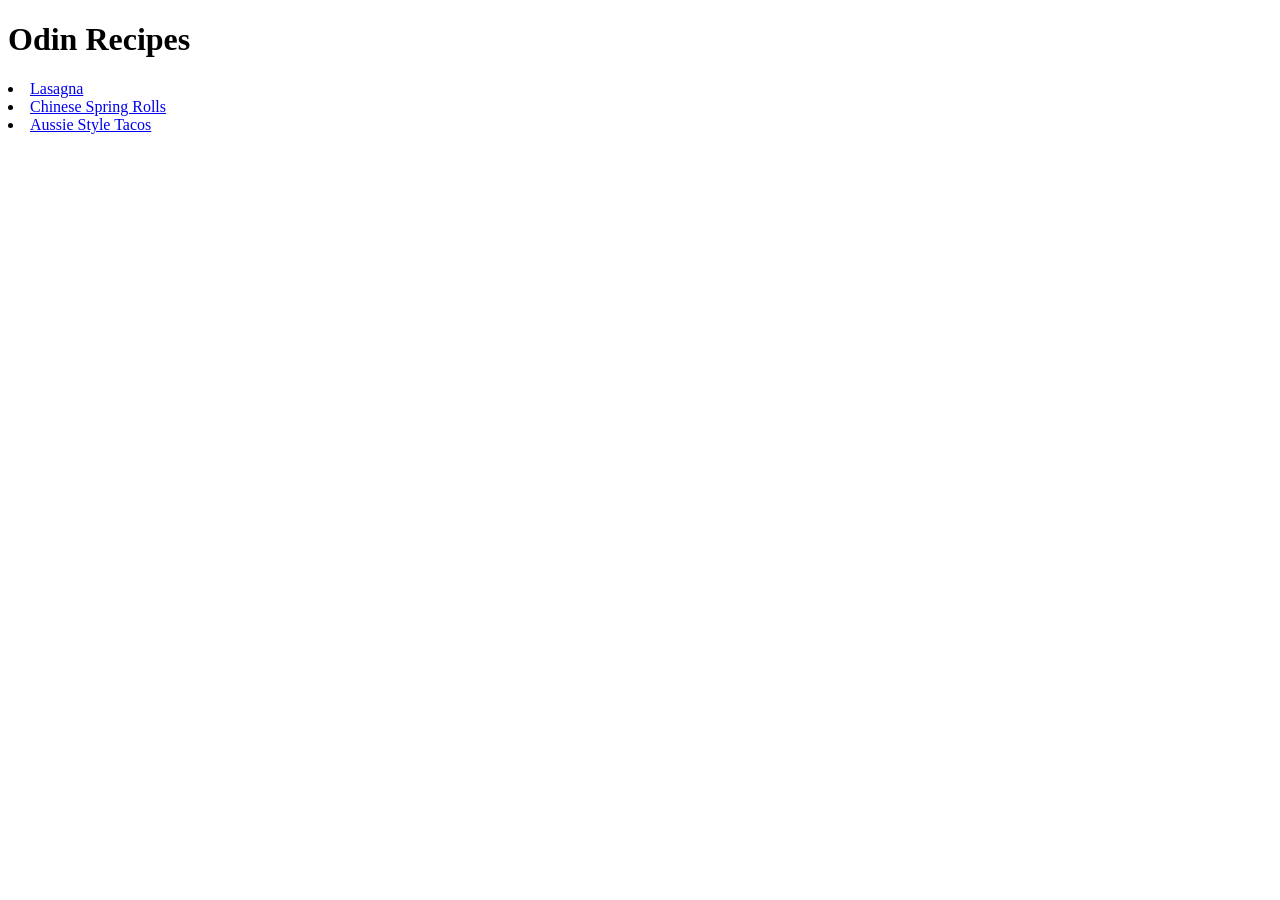
<file: index.html>
<!DOCTYPE html>
<html lang="en">
<head>
    <meta charset="UTF-8">
    <meta name="viewport" content="width=device-width, initial-scale=1.0">
    <title>Recipes</title>
</head>

<body>
    <h1>Odin Recipes</h1>
    <li><a href="./lasagna.html" target="_blank" rel="noopener noreferrer">Lasagna</a></li>
    <li><a href="./springrolls.html" target="_blank" rel="noopener noreferrer">Chinese Spring Rolls</a></li>
    <li><a href="./Aussie Tacos.html" target="_blank" rel="noopener noreferrer">Aussie Style Tacos</a></li>
    </body>
</html>
</file>
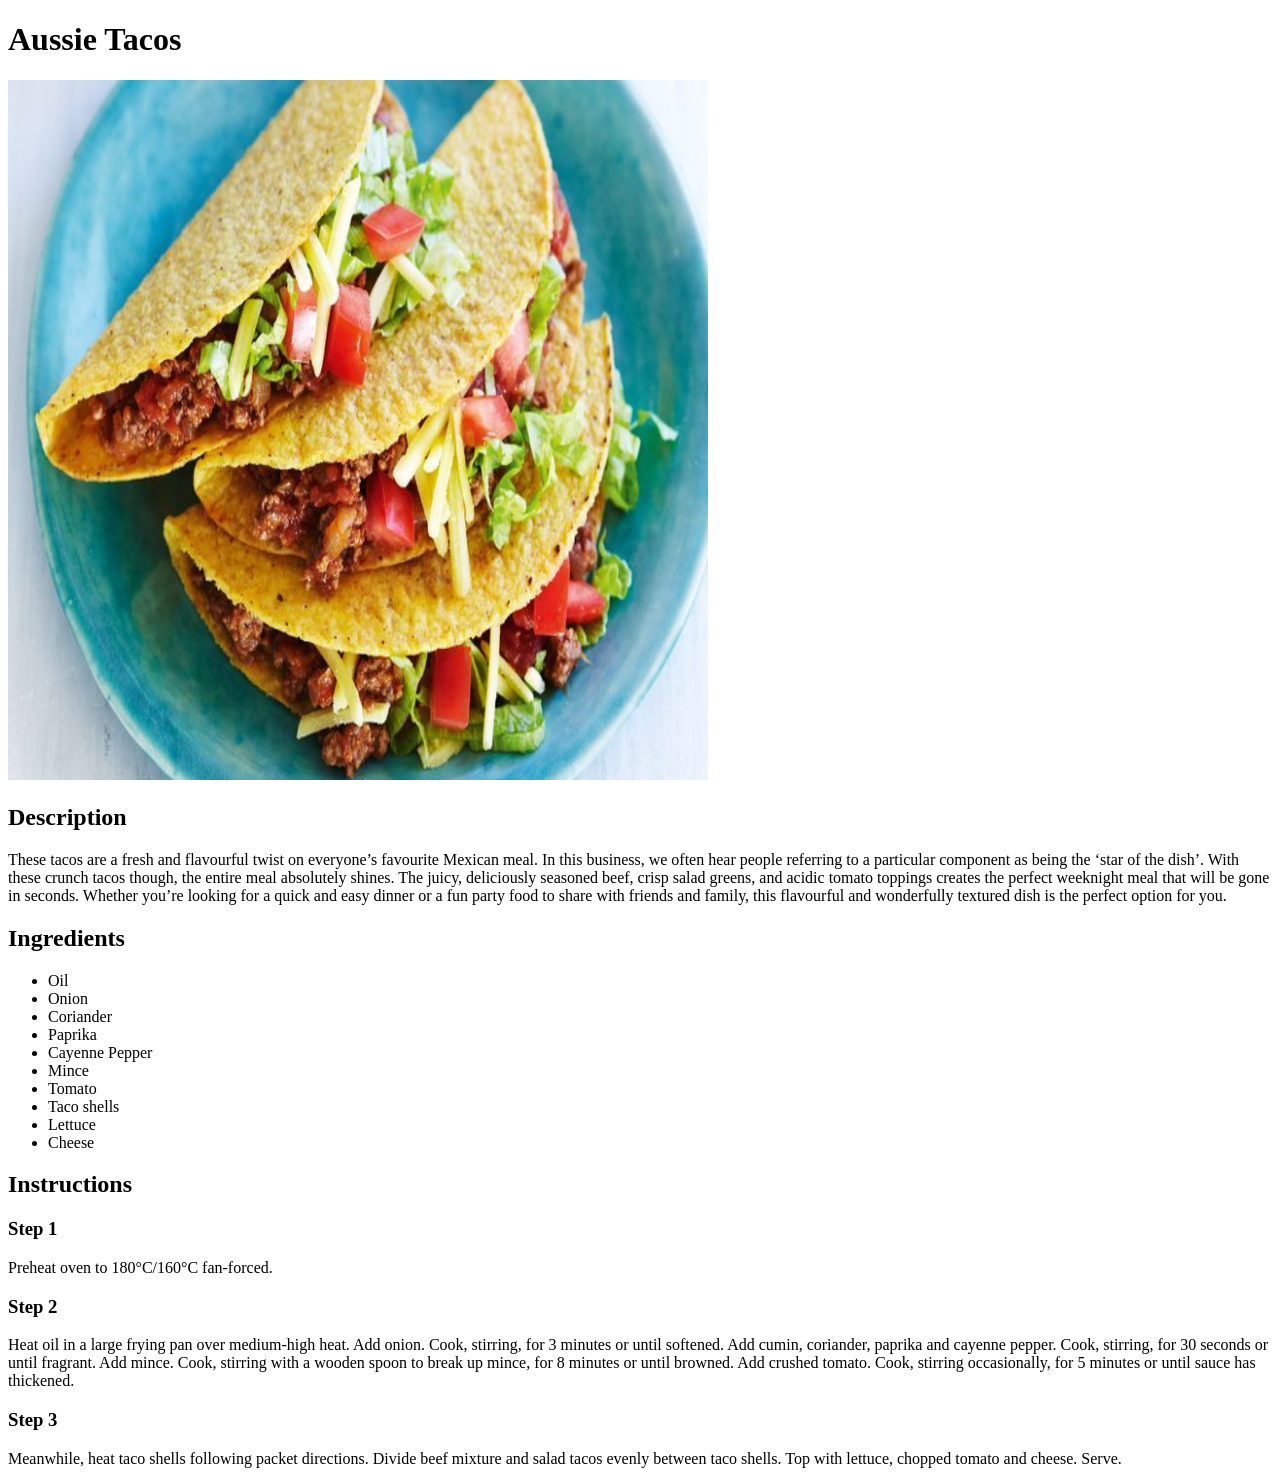
<file: Aussie Tacos.html>
<!DOCTYPE html>
<html lang="en">
<head>
    <meta charset="UTF-8">
    <meta name="viewport" content="width=device-width, initial-scale=1.0">
    <title>Aussie Tacos</title>
</head>
<body>
    <h1>Aussie Tacos</h1>
    <img src="./images/aussie-style-beef-and-salad-tacos.jpeg" alt="Yummy Aussie style beef and salad tacos!" height="700" width="700">

    <!-- Description -->
    <h2>Description</h2>
    <p>These tacos are a fresh and flavourful twist on everyone’s favourite Mexican meal. In this business, we often hear people referring to a particular component as being the ‘star of the dish’.

        With these crunch tacos though, the entire meal absolutely shines. The juicy, deliciously seasoned beef, crisp salad greens, and acidic tomato toppings creates the perfect weeknight meal that will be gone in seconds.
        
        Whether you’re looking for a quick and easy dinner or a fun party food to share with friends and family, this flavourful and wonderfully textured dish is the perfect option for you.</p>

    <!-- Ingredients -->
    <h2>Ingredients</h2>
    <ul>
        <li>Oil</li>
        <li>Onion</li>
        <li>Coriander</li>
        <li>Paprika</li>
        <li>Cayenne Pepper</li>
        <li>Mince</li>
        <li>Tomato</li>
        <li>Taco shells</li>
        <li>Lettuce</li>
        <li>Cheese</li>
        
    </ul>

    <!-- Instructions -->
    <h2>Instructions</h2>

    <h3>Step 1</h3>
    <p>Preheat oven to 180°C/160°C fan-forced.</p>
    
    <h3>Step 2</h3>
    <p>Heat oil in a large frying pan over medium-high heat. Add onion. Cook, stirring, for 3 minutes or until softened. Add cumin, coriander, paprika and cayenne pepper. Cook, stirring, for 30 seconds or until fragrant. Add mince. Cook, stirring with a wooden spoon to break up mince, for 8 minutes or until browned. Add crushed tomato. Cook, stirring occasionally, for 5 minutes or until sauce has thickened.</p>

    <h3>Step 3</h3>
    <p>Meanwhile, heat taco shells following packet directions. Divide beef mixture and salad tacos evenly between taco shells. Top with lettuce, chopped tomato and cheese. Serve.</p>

</body>
</html>
</file>
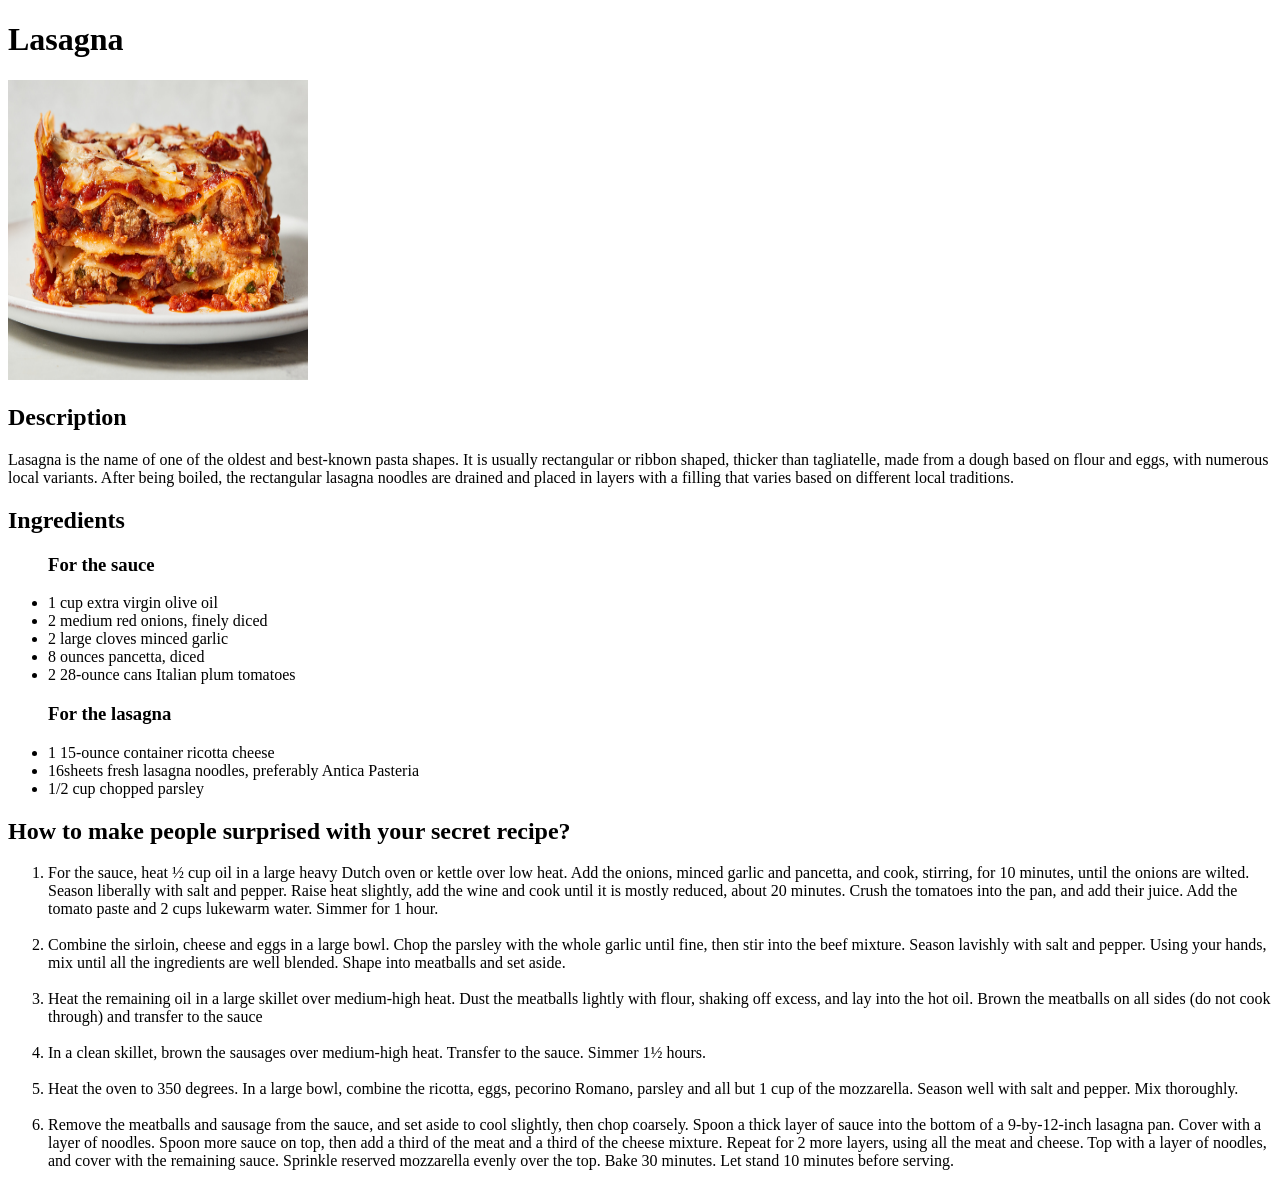
<file: lasagna.html>
<!DOCTYPE html>
<html lang="en">
<head>
    <meta charset="UTF-8">
    <meta name="viewport" content="width=device-width, initial-scale=1.0">
    <title>Lasagna</title>
</head>
<body>
    <h1>Lasagna</h1>
    <img src="./images/Lasagna.jpg" alt="A jumbo size beef Lasagna" height ="300" width ="300">
  
    <!-- Description of Lasagna -->
    <h2>Description</h2>
    <p>Lasagna is the name of one of the oldest and best-known pasta shapes. It is usually rectangular or ribbon shaped, thicker than tagliatelle, made from a dough based on flour and eggs, with numerous local variants. After being boiled, the rectangular lasagna noodles are drained and placed in layers with a filling that varies based on different local traditions. </p>

    <!-- Ingredients -->
    <h2>Ingredients</h2>

    <ul>
        <h3>For the sauce</h3>
        <li>1 cup extra virgin olive oil</li>
        <li>2 medium red onions, finely diced</li>
        <li>2 large cloves minced garlic</li>
        <li>8 ounces pancetta, diced</li>
        <li>2 28-ounce cans Italian plum tomatoes</li>
        
        <h3> For the lasagna</h3>
        <li>1 15-ounce container ricotta cheese</li>
        <li>16sheets fresh lasagna noodles, preferably Antica Pasteria</li>
        <li>1/2 cup chopped parsley</li>
    </ul>

    <!-- Steps -->
    <h2>How to make people surprised with your secret recipe?</h2>

    <ol>
        <li>For the sauce, heat ½ cup oil in a large heavy Dutch oven or kettle over low heat. Add the onions, minced garlic and pancetta, and cook, stirring, for 10 minutes, until the onions are wilted. Season liberally with salt and pepper. Raise heat slightly, add the wine and cook until it is mostly reduced, about 20 minutes. Crush the tomatoes into the pan, and add their juice. Add the tomato paste and 2 cups lukewarm water. Simmer for 1 hour.</li>
        <br>
        <li>Combine the sirloin, cheese and eggs in a large bowl. Chop the parsley with the whole garlic until fine, then stir into the beef mixture. Season lavishly with salt and pepper. Using your hands, mix until all the ingredients are well blended. Shape into meatballs and set aside.</li>
        <br>
        <li>Heat the remaining oil in a large skillet over medium-high heat. Dust the meatballs lightly with flour, shaking off excess, and lay into the hot oil. Brown the meatballs on all sides (do not cook through) and transfer to the sauce</li>
        <br>
        <li>In a clean skillet, brown the sausages over medium-high heat. Transfer to the sauce. Simmer 1½ hours.</li>
        <br>
        <li>Heat the oven to 350 degrees. In a large bowl, combine the ricotta, eggs, pecorino Romano, parsley and all but 1 cup of the mozzarella. Season well with salt and pepper. Mix thoroughly.</li>
        <br>
        <li>Remove the meatballs and sausage from the sauce, and set aside to cool slightly, then chop coarsely. Spoon a thick layer of sauce into the bottom of a 9-by-12-inch lasagna pan. Cover with a layer of noodles. Spoon more sauce on top, then add a third of the meat and a third of the cheese mixture. Repeat for 2 more layers, using all the meat and cheese. Top with a layer of noodles, and cover with the remaining sauce. Sprinkle reserved mozzarella evenly over the top. Bake 30 minutes. Let stand 10 minutes before serving.</li>
    </ol>
</body>
</html>
</file>
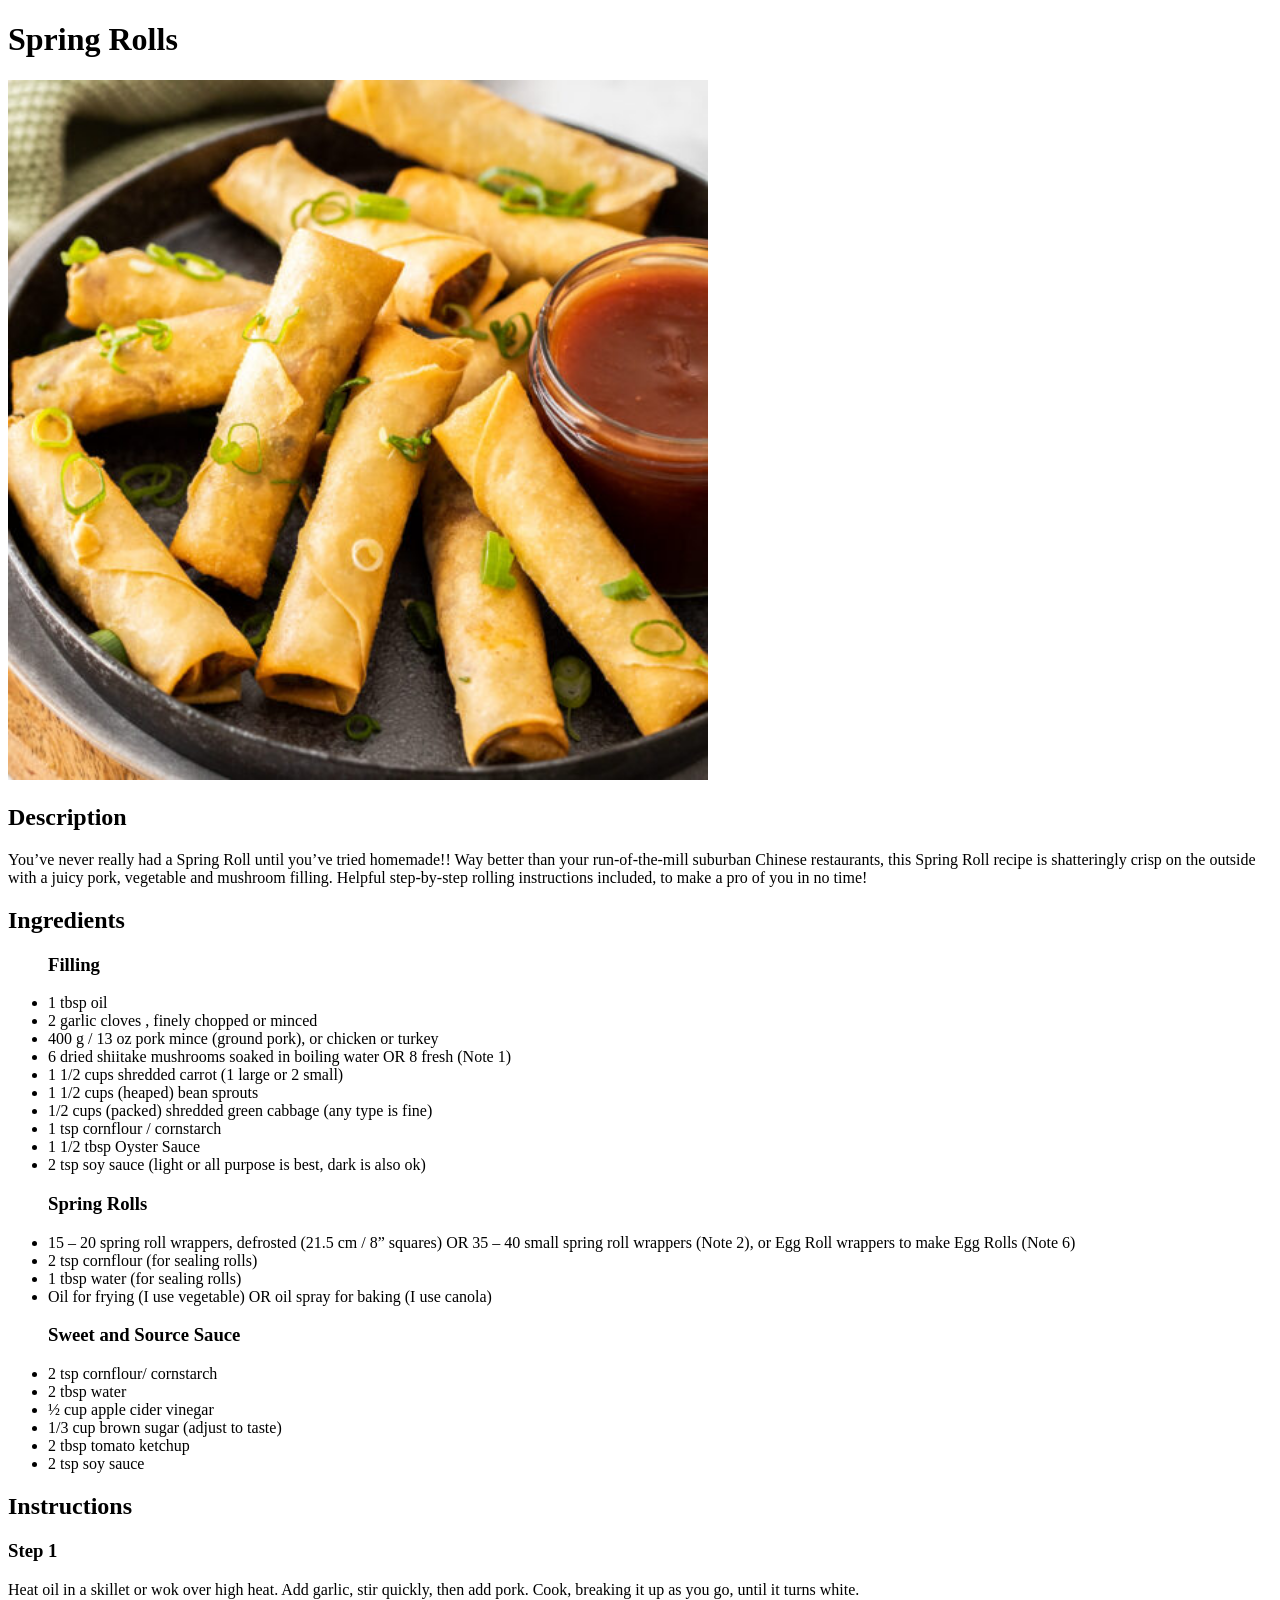
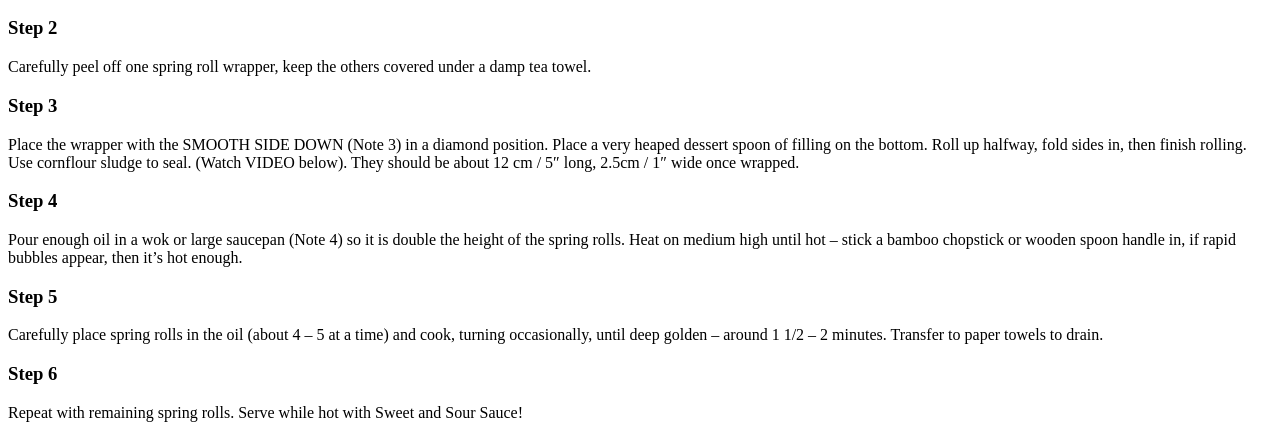
<file: springrolls.html>
<!DOCTYPE html>
<html lang="en">
<head>
    <meta charset="UTF-8">
    <meta name="viewport" content="width=device-width, initial-scale=1.0">
    <title>Chinese Spring Rolls</title>
</head>
<body>
    <h1>Spring Rolls</h1>
    <img src="./images/Chinese-Spring-Rolls.jpg" alt="Yummy Chinese Spring Rolls!" height="700" width="700">

    <!-- Description -->
    <h2>Description</h2>
    <p>You’ve never really had a Spring Roll until you’ve tried homemade!! Way better than your run-of-the-mill suburban Chinese restaurants, this Spring Roll recipe is shatteringly crisp on the outside with a juicy pork, vegetable and mushroom filling. Helpful step-by-step rolling instructions included, to make a pro of you in no time!</p>

    <!-- Ingredients -->
    <h2>Ingredients</h2>
    <ul>
        
        <h3>Filling </h3>
        <li>1 tbsp oil</li>
        <li>2 garlic cloves , finely chopped or minced</li>
        <li>400 g / 13 oz pork mince (ground pork), or chicken or turkey</li>
        <li>6 dried shiitake mushrooms soaked in boiling water OR 8 fresh (Note 1)</li>
        <li>1 1/2 cups shredded carrot (1 large or 2 small)</li>
        <li>1 1/2 cups (heaped) bean sprouts</li>
        <li>1/2 cups (packed) shredded green cabbage (any type is fine)</li>
        <li>1 tsp cornflour / cornstarch</li>
        <li>1 1/2 tbsp Oyster Sauce</li>
        <li>2 tsp soy sauce (light or all purpose is best, dark is also ok)</li>

        <h3>Spring Rolls</h3>
        <li>15 – 20 spring roll wrappers, defrosted (21.5 cm / 8” squares) OR 35 – 40 small spring roll wrappers (Note 2), or Egg Roll wrappers to make Egg Rolls (Note 6)
        <li>2 tsp cornflour (for sealing rolls)</li>
        <li>1 tbsp water (for sealing rolls)</li>
        <li>Oil for frying (I use vegetable) OR oil spray for baking (I use canola)</li>

        <h3>Sweet and Source Sauce</h3>
        <li>2 tsp cornflour/ cornstarch
        <li>2 tbsp water</li>
        <li>½ cup apple cider vinegar</li>
        <li>1/3 cup brown sugar (adjust to taste)</li>
        <li>2 tbsp tomato ketchup</li>
        <li>2 tsp soy sauce</li>
    </ul>

    <!-- Instructions -->
    <h2>Instructions</h2>

    <h3>Step 1</h3>
    <p>Heat oil in a skillet or wok over high heat. Add garlic, stir quickly, then add pork. Cook, breaking it up as you go, until it turns white.</p>
    
    <h3>Step 2</h3>
    <p>Carefully peel off one spring roll wrapper, keep the others covered under a damp tea towel.</p>

    <h3>Step 3</h3>
    <p>Place the wrapper with the SMOOTH SIDE DOWN (Note 3) in a diamond position. Place a very heaped dessert spoon of filling on the bottom. Roll up halfway, fold sides in, then finish rolling. Use cornflour sludge to seal. (Watch VIDEO below). They should be about 12 cm / 5″ long, 2.5cm / 1″ wide once wrapped.</p>

    <h3>Step 4</h3>
    <p>Pour enough oil in a wok or large saucepan (Note 4) so it is double the height of the spring rolls. Heat on medium high until hot – stick a bamboo chopstick or wooden spoon handle in, if rapid bubbles appear, then it’s hot enough.</p>

    <h3>Step 5</h3>
    <p>Carefully place spring rolls in the oil (about 4 – 5 at a time) and cook, turning occasionally, until deep golden – around 1 1/2 – 2 minutes. Transfer to paper towels to drain.</p>

    <h3>Step 6</h3>
    <p>Repeat with remaining spring rolls. Serve while hot with Sweet and Sour Sauce!</p>
</body>
</html>
</file>
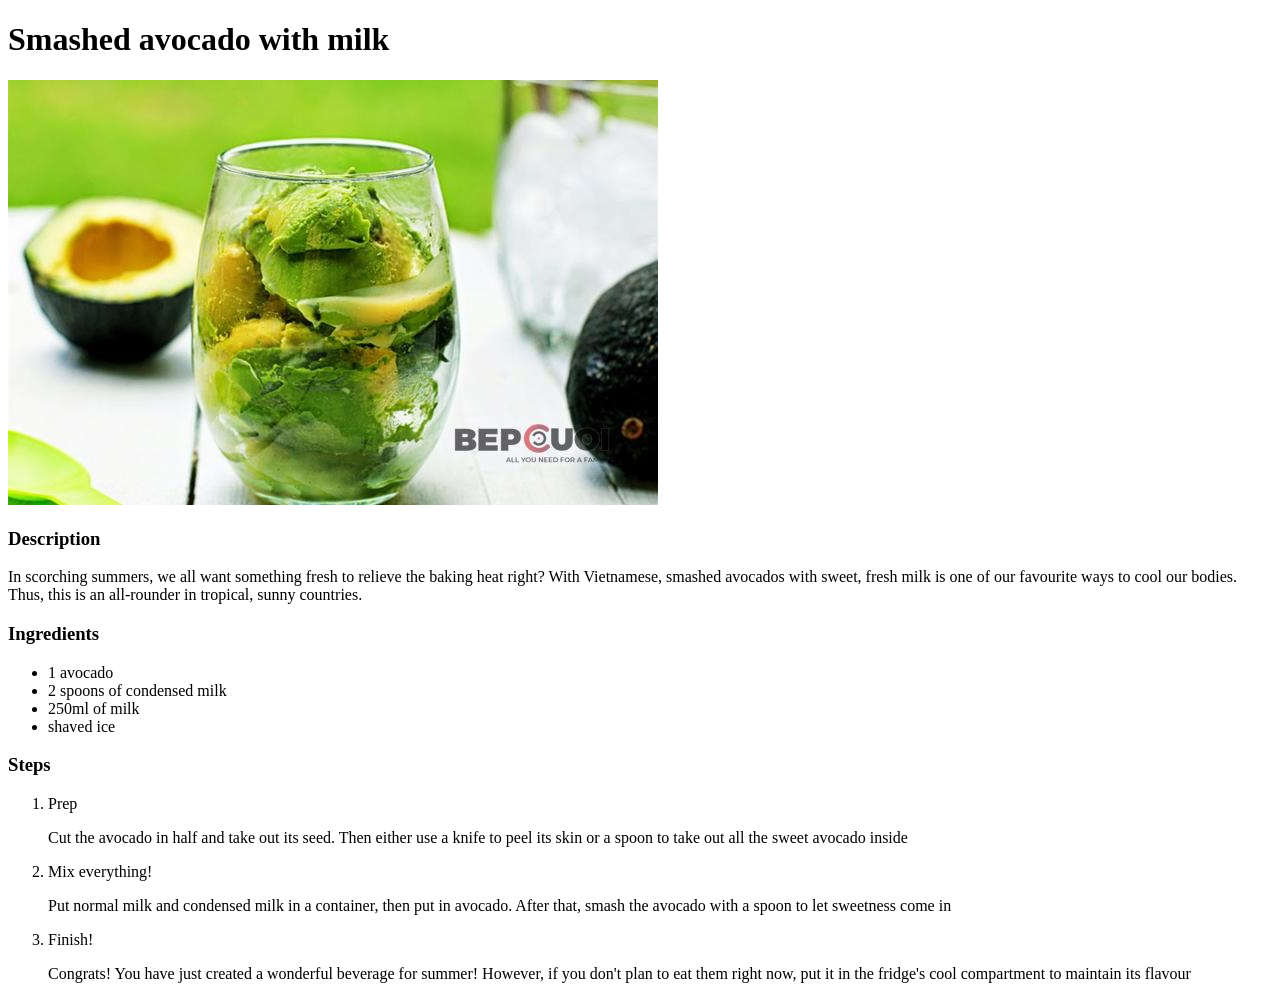
<file: recipes/avocado-with-milk.html>
<!DOCTYPE html>
<html lang ="en">
  <head>
    <meta charset="utf-8">
    <title>Odin Recipes</title>
  </head>
  <body>
    <h1>Smashed avocado with milk</h1>
    <img src="/img/milk-avocado.jfif" alt="Vietnamese avocado">
    <h3>Description</h3>
        <p>
          In scorching summers, we all want something fresh to relieve the baking heat right? With Vietnamese, smashed avocados with sweet, fresh milk is one of our favourite ways to cool our bodies. Thus, this is an all-rounder in tropical, sunny countries.
        </p>
      <h3>Ingredients</h3>
        <ul>
          <li>1 avocado</li>
          <li>2 spoons of condensed milk</li>
          <li>250ml of milk</li>
          <li>shaved ice</li>
        </ul>
      <h3>Steps</h3>
        <ol>
          <li>Prep</li>
            <p>Cut the avocado in half and take out its seed. Then either use a knife to peel its skin or a spoon to take out all the sweet avocado inside </p>
          
          <li>Mix everything!</li>
            <p>Put normal milk and condensed milk in a container, then put in avocado. After that, smash the avocado with a spoon to let sweetness come in</p>
          
            <li>Finish!</li>
            <p>Congrats! You have just created a wonderful beverage for summer! However, if you don't plan to eat them right now, put it in the fridge's cool compartment to maintain its flavour</p>
          
        </ol>
  </body>
</html>
</file>
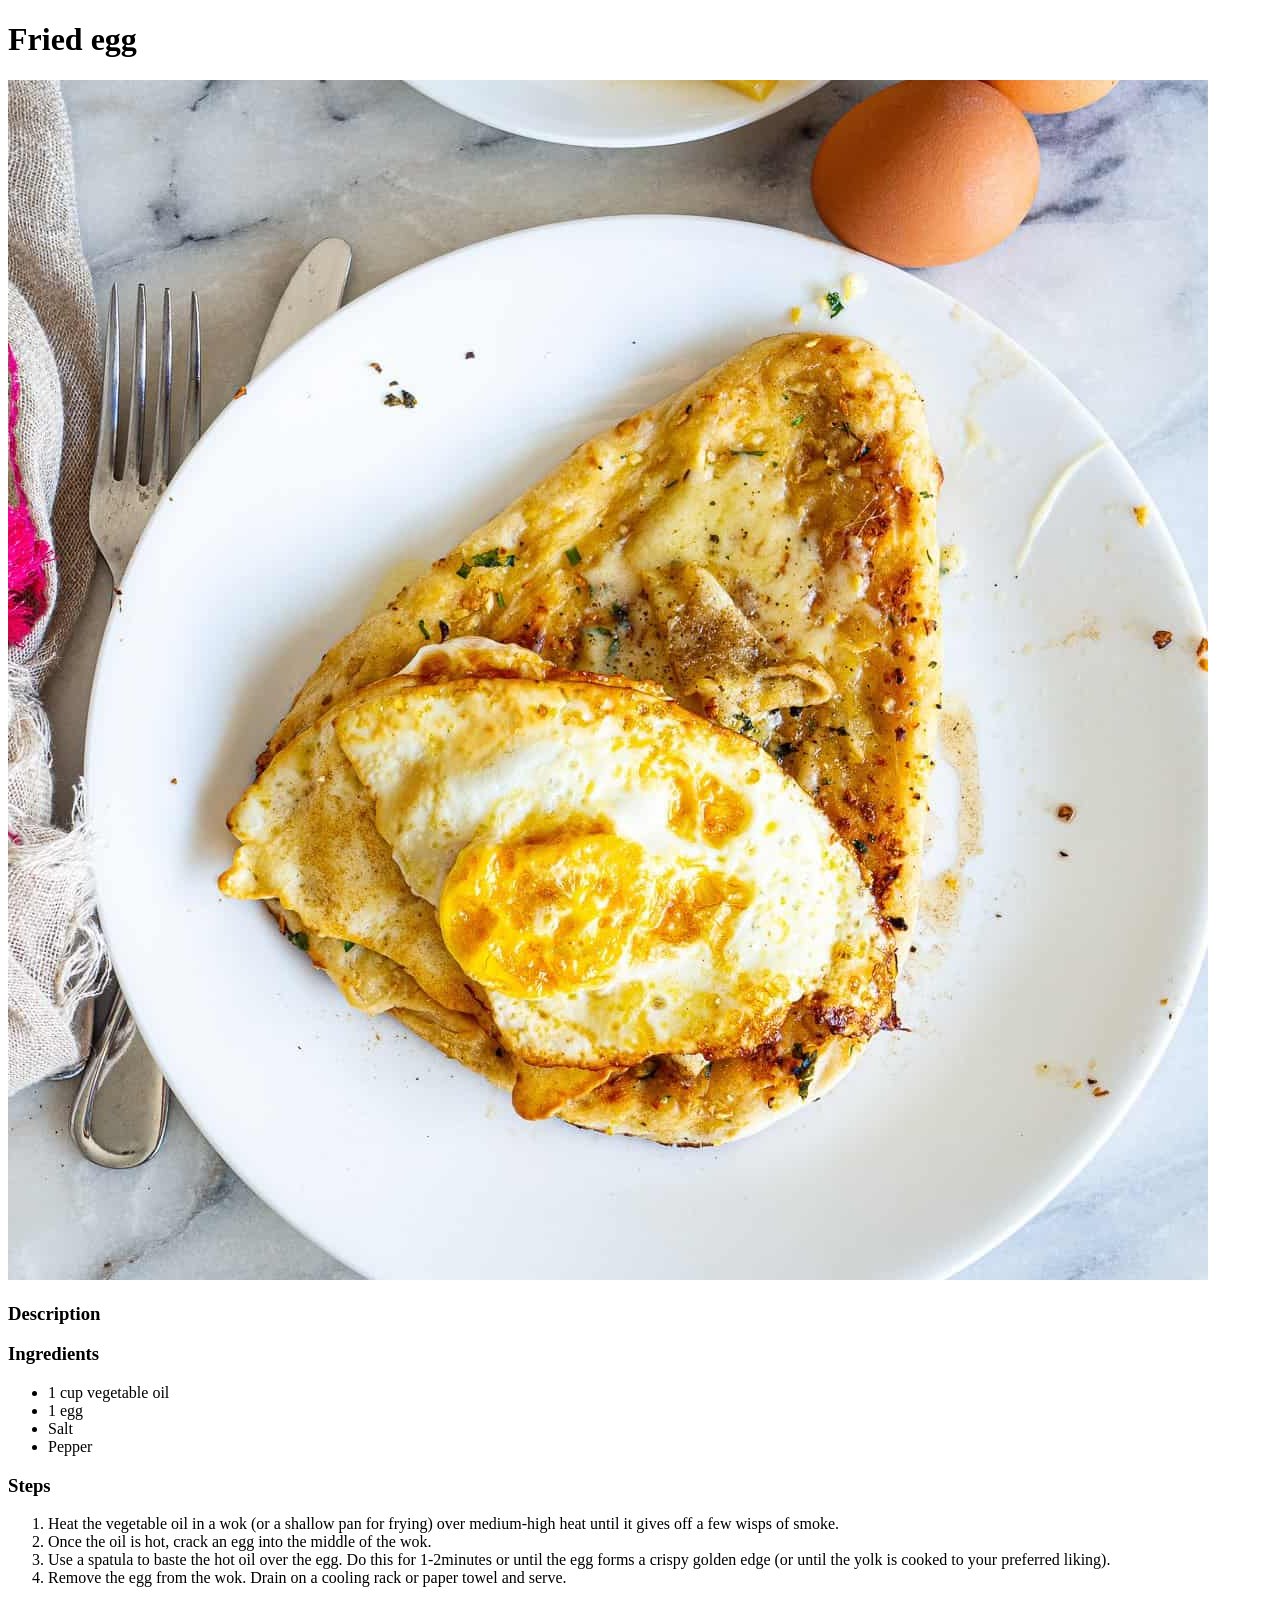
<file: recipes/fried-egg.html>
<!DOCTYPE html>
<html lang ="en">
  <head>
    <meta charset="utf-8">
    <title>Odin Recipes</title>
  </head>
  </body>
    <h1>Fried egg</h1>
    <img src="/img/fried-egg.jpg" alt="Yummy, crisp fried-egg">
    <h3>Description</h3>
        <p>
  
        </p>
      <h3>Ingredients</h3>
        <ul>
          <li>1 cup vegetable oil</li>
          <li>1 egg</li>
          <li>Salt</li>
          <li>Pepper</li>
        </ul>
      <h3>Steps</h3>
        <ol>
          <li>Heat the vegetable oil in a wok (or a shallow pan for frying) over medium-high heat until it gives off a few wisps of smoke.</li>
            
          <li>Once the oil is hot, crack an egg into the middle of the wok.</li>
            
          <li>Use a spatula to baste the hot oil over the egg. Do this for 1-2minutes or until the egg forms a crispy golden edge (or until the yolk is cooked to your preferred liking).</li>
            
          <li>Remove the egg from the wok. Drain on a cooling rack or paper towel and serve.</li>
        </ol>
    </body>
</html>
</file>
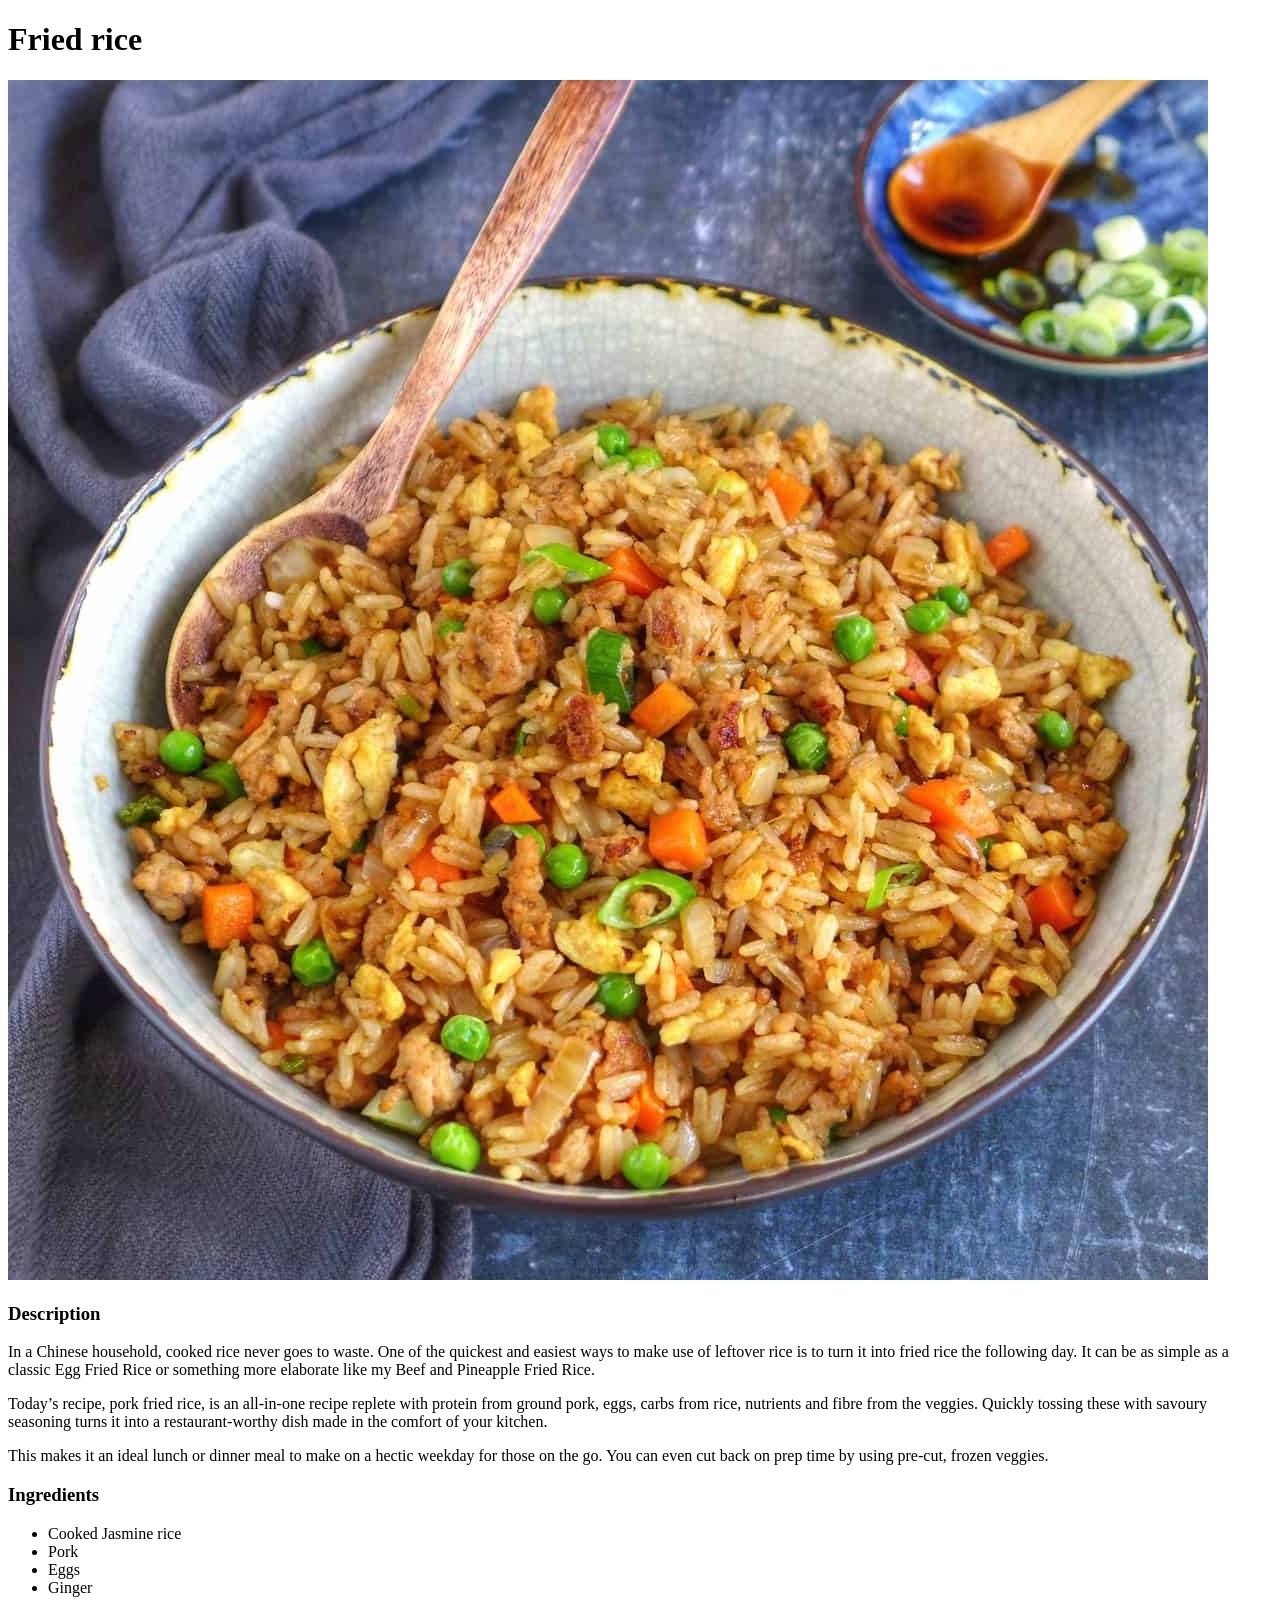
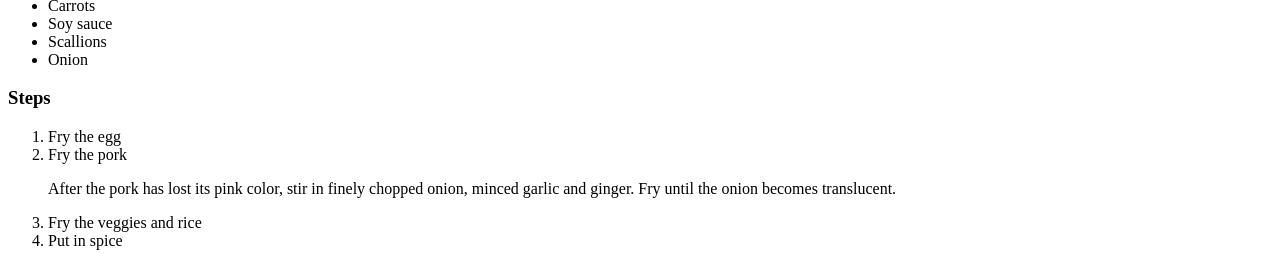
<file: recipes/fried-rice.html>
<!DOCTYPE html>
<html lang ="en">
  <head>
    <meta charset="utf-8">
    <title>Odin Recipes</title>
  </head>
  <body>
    <h1>Fried rice</h1>
      <img src="/img/fried-rice.jpg" alt="Traditional Chinese fried rice">
      <h3>Description</h3>
        <p>
          In a Chinese household, cooked rice never goes to waste. One of the quickest and easiest ways to make use of leftover rice is to turn it into fried rice the following day. It can be as simple as a classic Egg Fried Rice or something more elaborate like my Beef and Pineapple Fried Rice.
        </p>

        <p>
          Today’s recipe, pork fried rice, is an all-in-one recipe replete with protein from ground pork, eggs, carbs from rice, nutrients and fibre from the veggies. Quickly tossing these with savoury seasoning turns it into a restaurant-worthy dish made in the comfort of your kitchen.
        </p>
        
        <p>
          This makes it an ideal lunch or dinner meal to make on a hectic weekday for those on the go. You can even cut back on prep time by using pre-cut, frozen veggies.
        </p>
        
      <h3>Ingredients</h3>
        <ul>
          <li>Cooked Jasmine rice</li>
          <li>Pork</li>
          <li>Eggs</li>
          <li>Ginger</li>
          <li>Carrots</li>
          <li>Soy sauce</li>
          <li>Scallions</li>
          <li>Onion</li>
        </ul>
      <h3>Steps</h3>
        <ol>
          <li>Fry the egg</li>
          <li>Fry the pork</li>
            <p>
              After the pork has lost its pink color, stir in finely chopped onion, minced garlic and ginger. Fry until the onion becomes translucent.
            </p>
          <li>Fry the veggies and rice</li>
          <li>Put in spice</li>
          
        </ol>
      </body>

</html>
</file>
